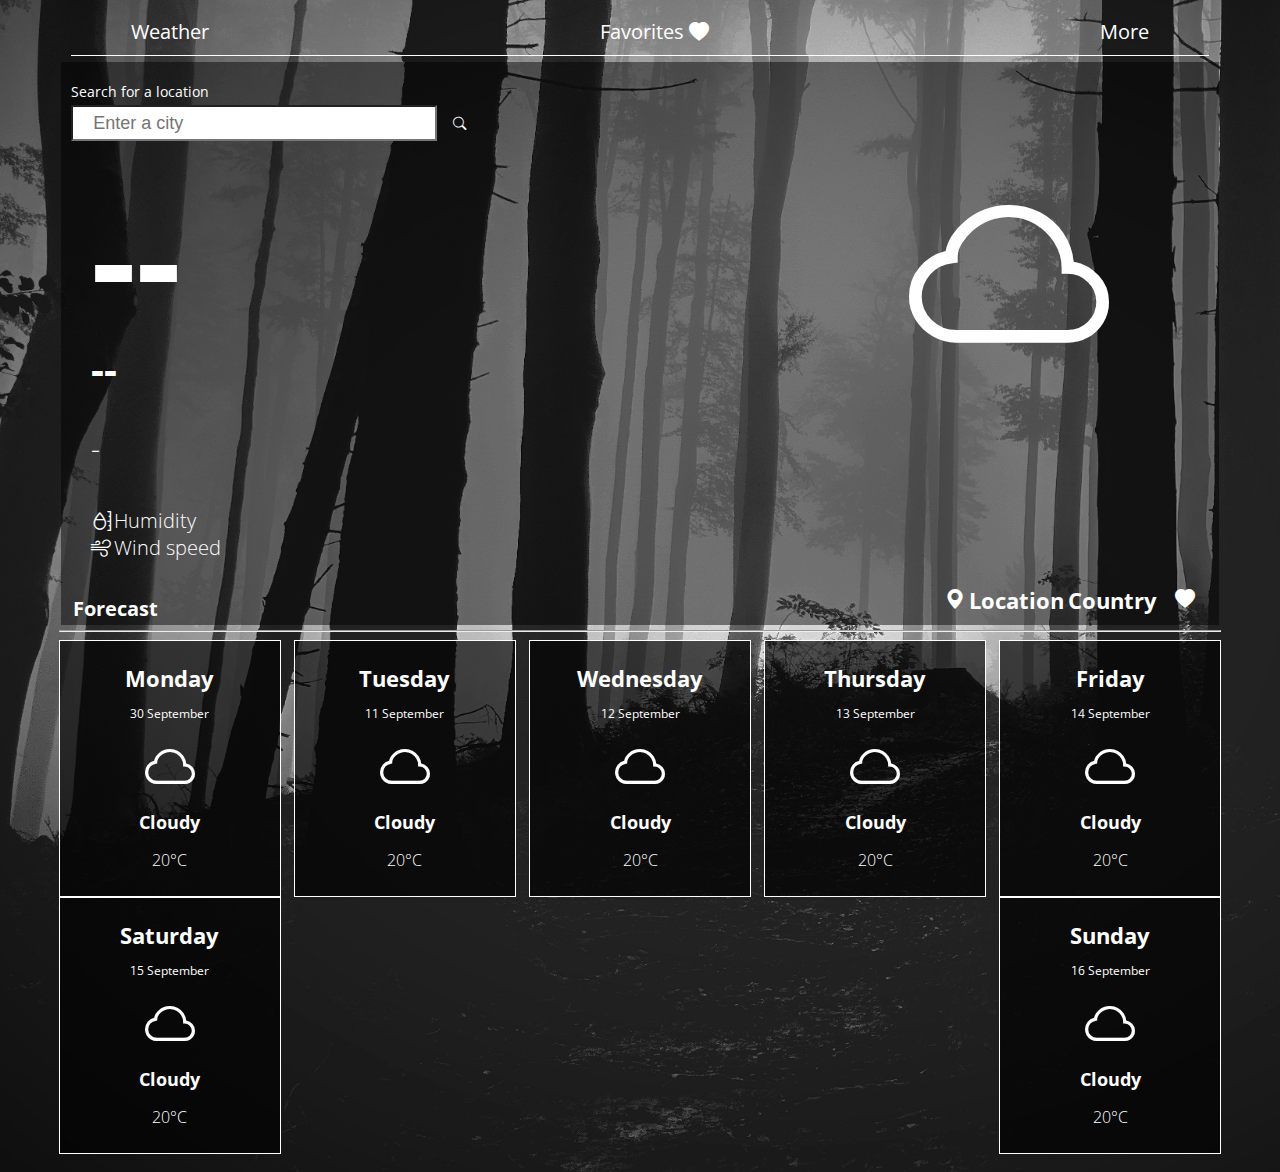
<file: index.html>
<!DOCTYPE html>
<html lang="en">
  <head>
    <meta charset="UTF-8" />
    <meta name="viewport" content="width=device-width, initial-scale=1.0" />
    <link
      href="https://fonts.googleapis.com/css2?family=Open+Sans:ital,wght@0,300..800;1,300..800&family=Roboto:ital,wght@0,100;0,300;0,400;0,500;0,700;0,900;1,100;1,300;1,400;1,500;1,700;1,900&display=swap"
      rel="stylesheet"
    />
    <link rel="stylesheet" href="style.css" />
    <link rel="stylesheet" href="forecast-style.css" />
    <link rel="stylesheet" href="menu-style.css" />
    <link
      rel="stylesheet"
      href="https://cdn.jsdelivr.net/npm/bootstrap-icons@1.11.3/font/bootstrap-icons.min.css"
    />
    <link rel="html" href="about.html" />
    <title>Weather</title>
  </head>

  <body>
    <!-- meny för info och favoriter -->
    <header class="menu-container">
      <ul>
        <li><a id="logo" href="page1.html">Weather</a></li>
        <li>
          <a href="#">Favorites <i class="bi bi-heart-fill"></i></a>
          <ul class="dropdown" id="favorites-list">
            <!-- Favoriterna kommer att läggas här -->
          </ul>
        </li>
        <li><a id="more" href="page2.html">More</a></li>
      </ul>
    </header>

    <!--huvudelement med sökfunktion och dagens väderprognos  -->
    <main>
      <div class="container">
        <div class="search">
          <p class="header-search">Search for a location</p>
          <input type="text" class="enter-city" placeholder="Enter a city" />
          <button class="press-button">
            <i class="bi bi-search"></i>
          </button>
        </div>
        <div class="weather-container">
          <div class="weather">
            <i class="bi bi-cloud weather-icon"></i>
            <h1 class="temp">--</h1>
          </div>
          <div>
            <h2 class="feels_like">--</h2>
            <div class="front-description">-</div>
          </div>
          <div class="others">
            <i class="bi bi-moisture"></i>
            <span class="humidity"> Humidity </span>
            <i class="bi bi-wind"></i>
            <span class="wind"> Wind speed </span>
          </div>
          <div class="location">
            <i class="bi bi-geo-alt-fill"></i>
            <span class="city">Location</span>
            <span class="country">Country</span>
            <button id="save-favorite"><i class="bi bi-heart-fill"></i></button>
            <div></div>
          </div>
        </div>
      </div>
    </main>

    <!-- Sjudagars väderprognos -->
    <footer class="forecast-container">
      <h4>Forecast</h4>
      <hr />
      <div class="forecast-cards">
        <div class="forecast-day" id="day1">
          <h3 class="day-name">Monday</h3>
          <p class="day-date">30 September</p>
          <i class="icon bi bi-cloud"></i>
          <h2 class="description">Cloudy</h2>
          <h1 class="temperature">20°C</h1>
        </div>
        <div class="forecast-day" id="day2">
          <h3 class="day-name">Tuesday</h3>
          <p class="day-date">11 September</p>
          <i class="icon bi bi-cloud"></i>
          <h2 class="description">Cloudy</h2>
          <h1 class="temperature">20°C</h1>
        </div>
        <div class="forecast-day" id="day3">
          <h3 class="day-name">Wednesday</h3>
          <p class="day-date">12 September</p>
          <i class="icon bi bi-cloud"></i>
          <h2 class="description">Cloudy</h2>
          <h1 class="temperature">20°C</h1>
        </div>
        <div class="forecast-day" id="day4">
          <h3 class="day-name">Thursday</h3>
          <p class="day-date">13 September</p>
          <i class="icon bi bi-cloud"></i>
          <h2 class="description">Cloudy</h2>
          <h1 class="temperature">20°C</h1>
        </div>
        <div class="forecast-day" id="day5">
          <h3 class="day-name">Friday</h3>
          <p class="day-date">14 September</p>
          <i class="icon bi bi-cloud"></i>
          <h2 class="description">Cloudy</h2>
          <h1 class="temperature">20°C</h1>
        </div>
        <div class="forecast-day" id="day6">
          <h3 class="day-name">Saturday</h3>
          <p class="day-date">15 September</p>
          <i class="icon bi bi-cloud"></i>
          <h2 class="description">Cloudy</h2>
          <h1 class="temperature">20°C</h1>
        </div>
        <div class="forecast-day" id="day7">
          <h3 class="day-name">Sunday</h3>
          <p class="day-date">16 September</p>
          <i class="icon bi bi-cloud"></i>
          <h2 class="description">Cloudy</h2>
          <h1 class="temperature">20°C</h1>
        </div>
      </div>
    </footer>
    <script src="favorites.js"></script>
    <script src="config.js"></script>
    <script src="script.js"></script>
  </body>
</html>
</file>
<file: style.css>
body{
  font-family: 'Open Sans';
  color: white;
  background-image:url(stefan-vAfswwbo8Oo-unsplash.jpg);
  background-size: cover;
}

header{
  width: 90%;
  margin: 20px auto;
 
}


.container{
  width: 90%;
  margin: 20px auto;
  padding: 10px 10px;
  text-align: left;
  margin-top: -10px;
  background-color: rgba(0, 0, 0, 0.466);
}


.header-search {
  font-size: 14px;
  margin-bottom: 4px;
  margin-top: 10px;
}

.enter-city{
  width: 340px;
  height: 30px;
  padding-left: 20px;
  font-size: 18px;
  background-color: rgb(255, 255, 255);
  color: rgb(0, 0, 0); 
}

.press-button {
  width: 36px;
  height: 32px;
  background-color: rgba(255, 255, 255, 0);
  color: rgb(255, 255, 255);
  border: white;
}

.press-button:hover{
  cursor: pointer;
  background-color: rgba(255, 255, 255, 0.493);
}

.weather{
  display: flex;
  flex-wrap: wrap;
  flex-direction: row-reverse;
  justify-content: space-between;
  padding-left: 20px;
  padding-right: 100px;
  height: 200px;
}

.temp{
  font-size: 140px;
  margin-top: 20px;
}

.weather-icon{
  font-size: 200px;
  
}

.location{
  display: flex;
  justify-content: flex-end;
  padding-right: 4px;
  gap: 4px;
  margin-top: 24px;
  font-weight: bold;
  font-size: 22px;
}

.others{
  padding-left: 20px;
  display: grid;
  grid-template-columns: 2% auto;
  margin-top: 0px;

}

.feels_like{
  margin-top: 0px;
  font-size: 40px;
  padding-left: 20px;
}

.front-description{
  font-size: 28px;
  font-weight: lighter;
  padding-left: 20px;
  margin-bottom: 40px;
  margin-top: 0px;
}

.others{
  font-size: 20px;
  font-weight: lighter;
}



#save-favorite{
  background-color: rgba(0, 0, 0, 0);
  color: rgb(255, 255, 255);
  margin-left: 8px;
  border: white;
}

#save-favorite:hover{
  cursor: pointer;
  background-color: rgba(255, 255, 255, 0.466);
}

.location .bi{
  font-size: 20px;
}
</file>
<file: forecast-style.css>
.forecast-container{
  width: 92%;
  margin: 0px auto;
  padding: 10px 10px;
  text-align: center;
  margin-top: -60px;
}

.forecast-container h4{
  font-size: 20px;
  text-align: left;
  margin-top: 0px;
  margin-bottom: 0px;
  margin-left: 14px;
}

.forecast-cards{
  display: flex;
  flex-direction: row;
  flex-wrap: wrap;
  justify-content: space-between;
  padding: 0px 0px;
    
}
.forecast-cards div{
  border: solid 1px;
  width: 220px;
  height: 255px;
  background-color: rgba(0, 0, 0, 0.664); 
}

.description{
  margin-top: 8px;
  font-size: 18px;
}

.day-name{
  font-size: 22px;  
}

.day-date{
  font-size: 12px;
  margin-top: -10px
}

.icon{
  font-size: 50px;
}

.temperature{
  font-size: 16px; 
  font-weight: lighter;
}
</file>
<file: menu-style.css>
.menu-container {
  padding: 0px;
  margin: 0px auto;
  
  
}

.menu-container ul {
  display: flex; 
  justify-content: space-between; 
  padding-left: 0px;
  border-bottom: solid 1px;
  margin-top: 0px;
}



.menu-container ul li {
  display: inline-block;
  position: relative;
}

ul li a {
  display: block;
  padding: 10px 60px;
  color: white;
  text-decoration: none;
  font-size: 20px;
}

ul li ul.dropdown li {
  display: block;
}

ul li ul.dropdown {
  width: 140%;
  position: absolute;
  z-index: 999;
  display: none;
  padding-left: 0px;
}

ul li a:hover {
  background: rgba(0, 0, 0, 0.493);
}

ul li:hover ul.dropdown {
  display: block;
}

.li .bi{
  font-size: 10px;
}
</file>
